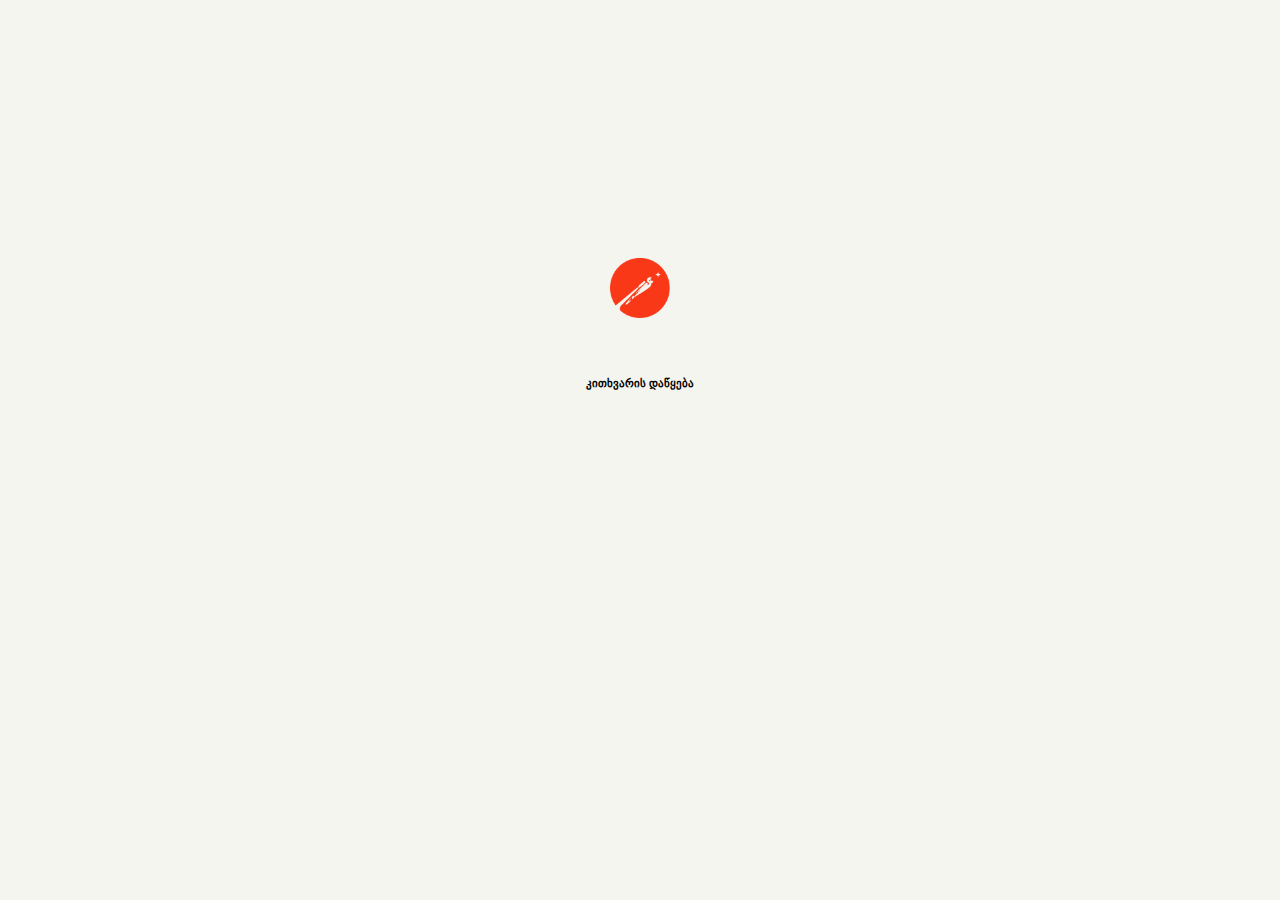
<file: index.html>
<!DOCTYPE html>
<html lang="en">

<head>
    <meta charset="UTF-8">
    <meta http-equiv="X-UA-Compatible" content="IE=edge">
    <meta name="viewport" content="width=device-width, initial-scale=1.0">
    <link rel="shortcat icon" href="https://images.squarespace-cdn.com/content/v1/5bab98d9f4e53108da59ae49/1587412249763-N5N5IV5KMEMBX7MUB3YW/covid19_icon.png">
    <link rel="stylesheet" type="text/css" href="style.css">
    <link rel="stylesheet" href="https://cdn.jsdelivr.net/npm/bootstrap@4.6.0/dist/css/bootstrap.min.css" integrity="sha384-B0vP5xmATw1+K9KRQjQERJvTumQW0nPEzvF6L/Z6nronJ3oUOFUFpCjEUQouq2+l" crossorigin="anonymous">
    <script src="https://cdn.jsdelivr.net/npm/bootstrap@5.1.1/dist/js/bootstrap.bundle.min.js" integrity="sha384-/bQdsTh/da6pkI1MST/rWKFNjaCP5gBSY4sEBT38Q/9RBh9AH40zEOg7Hlq2THRZ" crossorigin="anonymous"></script>
    <script src="https://cdn.jsdelivr.net/npm/bootstrap@4.6.0/dist/js/bootstrap.min.js" integrity="sha384-+YQ4JLhjyBLPDQt//I+STsc9iw4uQqACwlvpslubQzn4u2UU2UFM80nGisd026JF" crossorigin="anonymous"></script>
    <script src="https://cdn.jsdelivr.net/npm/bootstrap@4.6.0/dist/js/bootstrap.bundle.min.js" integrity="sha384-Piv4xVNRyMGpqkS2by6br4gNJ7DXjqk09RmUpJ8jgGtD7zP9yug3goQfGII0yAns" crossorigin="anonymous"></script>
    <title>Covid-19</title>
</head>

<body>
    <div class='d-flex justify-content-center start'>
        <div class='entrance-logo'>
            <img src="./assets/logo.png" alt="company logo">
        </div>
        <div>
            <h6 class='start-letter' onclick="location.href='./firstpage/firstpage.html'">კითხვარის დაწყება</h6>
        </div>
</body>

</html>
</file>
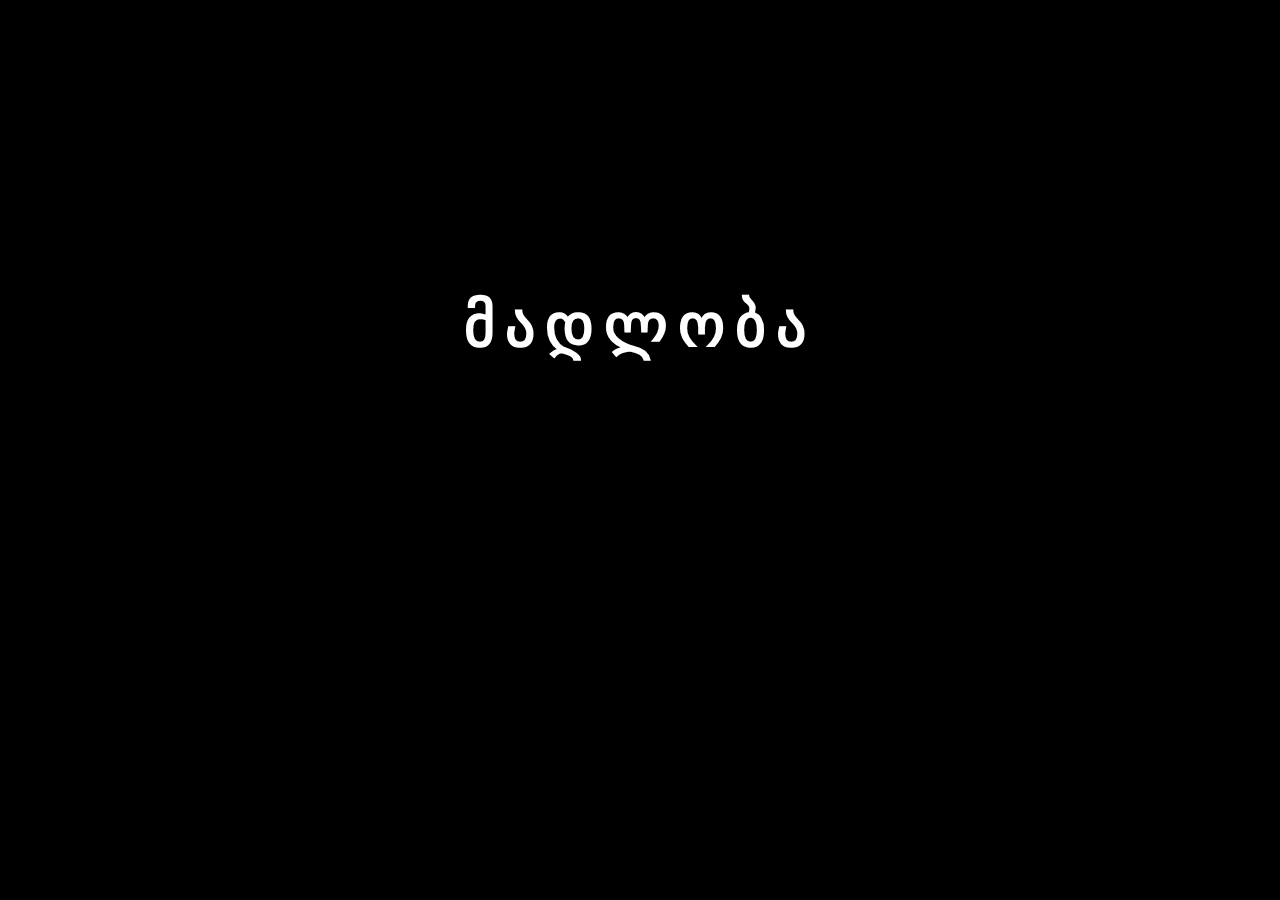
<file: thankyou.html>
<!DOCTYPE html>
<html lang="en" style='background-color:black'>

<head>
    <meta charset="UTF-8">
    <meta http-equiv="X-UA-Compatible" content="IE=edge">
    <meta name="viewport" content="width=device-width, initial-scale=1.0">
    <link rel="shortcat icon" href="https://images.squarespace-cdn.com/content/v1/5bab98d9f4e53108da59ae49/1587412249763-N5N5IV5KMEMBX7MUB3YW/covid19_icon.png">
    <link rel="stylesheet" type="text/css" href="style.css">
    <script src="https://cdn.jsdelivr.net/npm/bootstrap@5.1.1/dist/js/bootstrap.bundle.min.js" integrity="sha384-/bQdsTh/da6pkI1MST/rWKFNjaCP5gBSY4sEBT38Q/9RBh9AH40zEOg7Hlq2THRZ" crossorigin="anonymous"></script>
    <script src="https://cdn.jsdelivr.net/npm/bootstrap@4.6.0/dist/js/bootstrap.min.js" integrity="sha384-+YQ4JLhjyBLPDQt//I+STsc9iw4uQqACwlvpslubQzn4u2UU2UFM80nGisd026JF" crossorigin="anonymous"></script>
    <script src="https://cdn.jsdelivr.net/npm/bootstrap@4.6.0/dist/js/bootstrap.bundle.min.js" integrity="sha384-Piv4xVNRyMGpqkS2by6br4gNJ7DXjqk09RmUpJ8jgGtD7zP9yug3goQfGII0yAns" crossorigin="anonymous"></script>
    <title>Covid-19</title>
</head>

<body>
    <div class='d-flex justify-content-center thank'>
        <div>
            <h1 class='thanks'>მადლობა</h1>
        </div>
        <div></div>
    </div>
</body>

</html>
</file>
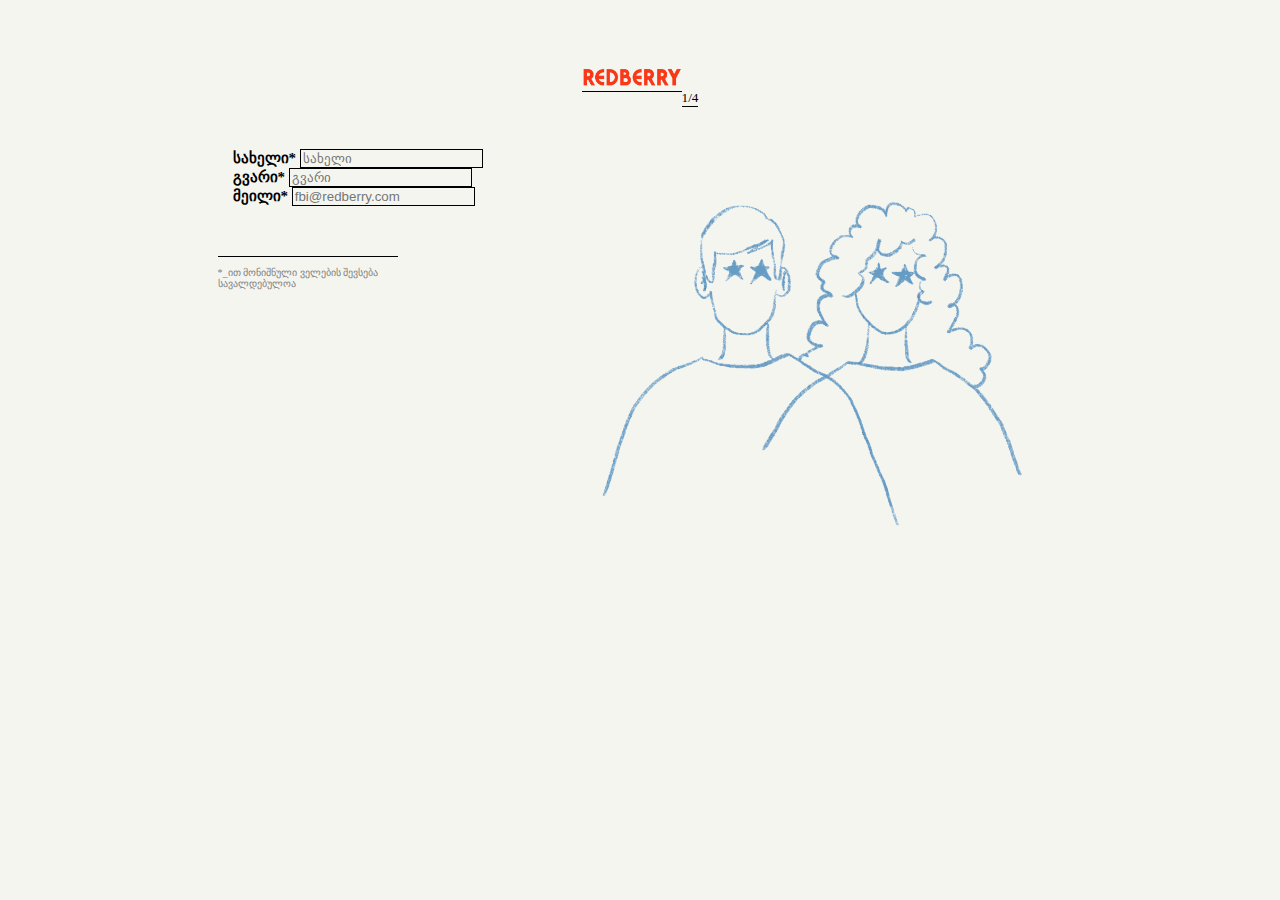
<file: firstpage/firstpage.html>
<!DOCTYPE html>
<html lang="en">

<head>
    <meta charset="UTF-8" />
    <meta http-equiv="X-UA-Compatible" content="IE=edge" />
    <meta name="viewport" content="width=device-width, initial-scale=1.0" />
    <!--Page styles-->
    <link rel="stylesheet" type="text/css" href="../style.css" />
    <link href="https://maxcdn.bootstrapcdn.com/font-awesome/4.7.0/css/font-awesome.min.css" rel="stylesheet" />
    <link rel="stylesheet" href="https://cdn.jsdelivr.net/npm/bootstrap@4.6.0/dist/css/bootstrap.min.css" integrity="sha384-B0vP5xmATw1+K9KRQjQERJvTumQW0nPEzvF6L/Z6nronJ3oUOFUFpCjEUQouq2+l" crossorigin="anonymous" />
    <link rel="stylesheet" href="https://pro.fontawesome.com/releases/v5.10.0/css/all.css" integrity="sha384-AYmEC3Yw5cVb3ZcuHtOA93w35dYTsvhLPVnYs9eStHfGJvOvKxVfELGroGkvsg+p" crossorigin="anonymous" />
    <!--Title and icon of tab-->
    <link rel="shortcat icon" href="https://images.squarespace-cdn.com/content/v1/5bab98d9f4e53108da59ae49/1587412249763-N5N5IV5KMEMBX7MUB3YW/covid19_icon.png" />
    <title>Covid-19</title>
</head>

<body>
    <!--Page header with company name and pagination-->
    <div class="entrance">
        <div class="brand-name col-lg-9">
            <img src="../assets/name.png" alt="company name" />
        </div>
        <div>
            <h5 class="pages col-lg-3">1/4</h5>
        </div>
    </div>
    <!--Main ody of page with input fields about personal information-->
    <div class="main-container">
        <div class="col-lg-5">
            <form class="input-fields" id="first-form" name="contactForm">
                <div class="form-group">
                    <label for="name"><b>სახელი<span>&#42;</span></b></label
            >
            <input
              type="text"
              class="form-control"
              id="name"
              name="name"
              placeholder="სახელი"
              required
            />
            <div class="error" id="nameErr"></div>
          </div>
          <div class="form-group">
            <label for="surname"
              ><b>გვარი<span>&#42;</span></b></label
            >
            <input
              type="text"
              class="form-control"
              id="surname"
              name="lastname"
              placeholder="გვარი"
              required
            />
            <div class="error" id="lastnameErr"></div>
          </div>
          <div class="form-group">
            <label for="email"
              ><b>მეილი<span>&#42;</span></b></label
            >
            <input
              type="email"
              class="form-control"
              id="email"
              name="email"
              placeholder="fbi@redberry.com"
              required
            />
            <div class="error" id="emailErr"></div>
          </div>
        </form>
        <div class="under-text">
          <p>*_ით მონიშნული ველების შევსება სავალდებულოა</p>
        </div>
      </div>
      <div class="media col-lg-5">
        <img src="../assets/scan.png" alt="scan image" />
      </div>
    </div>
    <!--Page Footer for switching pages-->
    <div class="pagination" id="submit " type="submit">
      <div></div>
      <button id="next" onclick="formValidation()" onclick="location.href='../secondpage/secondpage.html'">
        <i class="fas fa-chevron-right fa-x"></i>
      </button>
    </div>
    <!--Scripts-->
    <script src="https://code.jquery.com/jquery-3.3.1.slim.min.js"></script>
    <script src="https://cdnjs.cloudflare.com/ajax/libs/popper.js/1.14.3/umd/popper.min.js"></script>
    <script src="https://ajax.googleapis.com/ajax/libs/jquery/3.5.1/jquery.min.js"></script>
    <script src="https://code.jquery.com/jquery-3.5.1.js"></script>
    <script rel="text/javascript" src="./firstpagescript.js"></script>
  </body>
</html>
</file>
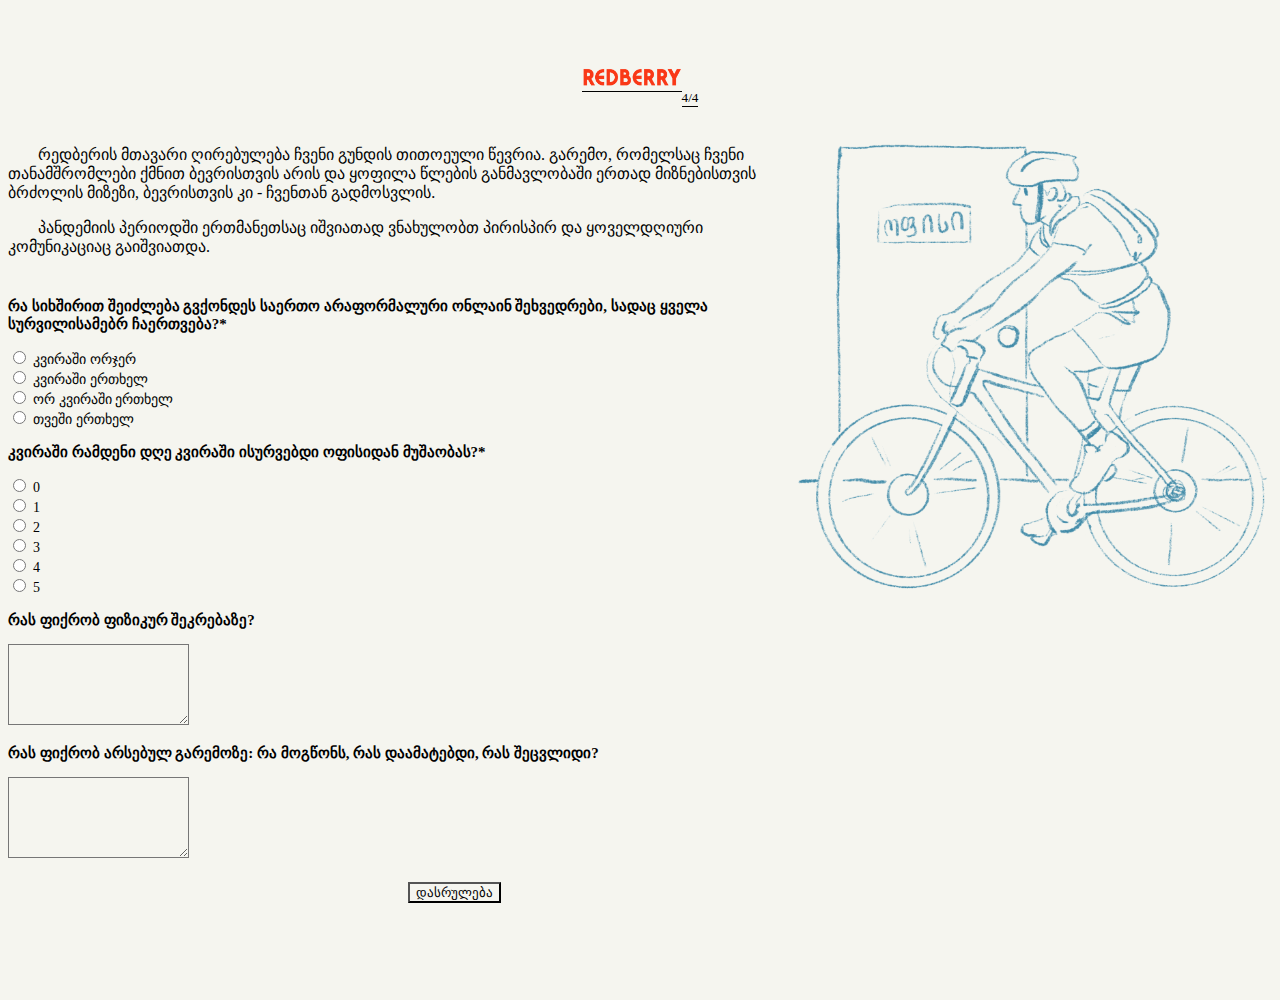
<file: fourthpage/fourthpage.html>
<!DOCTYPE html>
<html lang="en">

<head>
    <meta charset="UTF-8">
    <meta http-equiv="X-UA-Compatible" content="IE=edge">
    <meta name="viewport" content="width=device-width, initial-scale=1.0">
    <!--Page styles-->
    <link rel="stylesheet" type="text/css" href="../style.css" />
    <link href="https://maxcdn.bootstrapcdn.com/font-awesome/4.7.0/css/font-awesome.min.css" rel="stylesheet" />
    <link rel="stylesheet" href="https://cdn.jsdelivr.net/npm/bootstrap@4.6.0/dist/css/bootstrap.min.css" integrity="sha384-B0vP5xmATw1+K9KRQjQERJvTumQW0nPEzvF6L/Z6nronJ3oUOFUFpCjEUQouq2+l" crossorigin="anonymous" />
    <link rel="stylesheet" href="https://pro.fontawesome.com/releases/v5.10.0/css/all.css" integrity="sha384-AYmEC3Yw5cVb3ZcuHtOA93w35dYTsvhLPVnYs9eStHfGJvOvKxVfELGroGkvsg+p" crossorigin="anonymous" />
    <!--Title and icon of tab-->
    <link rel="shortcat icon" href="https://images.squarespace-cdn.com/content/v1/5bab98d9f4e53108da59ae49/1587412249763-N5N5IV5KMEMBX7MUB3YW/covid19_icon.png" />
    <title>Covid-19</title>
</head>

<body>
    <!--Page header with company name and pagination-->
    <div class="entrance">
        <div class="brand-name col-lg-9">
            <img src="../assets/name.png" alt="company name" />
        </div>
        <div>
            <h5 class="pages col-lg-3">4/4</h5>
        </div>
    </div>
    <!--Main body of page with input fields and radio buttons about your opinion in connection with working hours and company-->
    <div class="main-container4">
        <div class="col-lg-5">
            <p style="text-indent: 30px;">რედბერის მთავარი ღირებულება ჩვენი გუნდის თითოეული წევრია. გარემო, რომელსაც ჩვენი თანამშრომლები ქმნით ბევრისთვის არის და ყოფილა წლების განმავლობაში ერთად მიზნებისთვის ბრძოლის მიზეზი, ბევრისთვის კი - ჩვენთან გადმოსვლის.</p>
            <p style="text-indent: 30px;">პანდემიის პერიოდში ერთმანეთსაც იშვიათად ვნახულობთ პირისპირ და ყოველდღიური კომუნიკაციაც გაიშვიათდა.</p>
            <form class="form-virus" role="form">
                <div class="form-check" id="first-question">
                    <p class='text1'>რა სიხშირით შეიძლება გვქონდეს საერთო არაფორმალური ონლაინ შეხვედრები, სადაც ყველა სურვილისამებრ ჩაერთვება?<span>&#42;</span></p>
                    <input class="radio-input" type="radio">
                    <label class="radio-label long" for="radio">კვირაში ორჯერ</label>
                </div>
                <div class="form-check">
                    <input class="radio-input" type="radio">
                    <label class="radio-label long " for="radio ">კვირაში ერთხელ</label>
                </div>
                <div class="form-check ">
                    <input class="radio-input " type="radio">
                    <label class="radio-label long " for="radio ">ორ კვირაში ერთხელ</label>
                </div>
                <div class="form-check ">
                    <input class="radio-input" type="radio">
                    <label class="radio-label long " for="radio ">თვეში ერთხელ</label>
                </div>
                <div>
                    <div class="form-check ">
                        <p class='text1'>კვირაში რამდენი დღე კვირაში ისურვებდი ოფისიდან მუშაობას?<span>&#42;</span></p>
                        <input class="radio-input " type="radio">
                        <label class="radio-label long " for="radio">0</label>
                    </div>
                    <div class="form-check ">
                        <input class="radio-input " type="radio">
                        <label class="radio-label long " for="radio">1</label>
                    </div>
                    <div class="form-check ">
                        <input class="radio-input " type="radio">
                        <label class="radio-label long " for="radio">2</label>
                    </div>
                    <div class="form-check ">
                        <input class="radio-input " type="radio">
                        <label class="radio-label long " for="radio">3</label>
                    </div>
                    <div class="form-check ">
                        <input class="radio-input " type="radio">
                        <label class="radio-label long " for="radio">4</label>
                    </div>
                    <div class="form-check ">
                        <input class="radio-input " type="radio">
                        <label class="radio-label long " for="radio">5</label>
                    </div>
                </div>
                <div>
                    <div class="form-group">
                        <p class='text1'>რას ფიქრობ ფიზიკურ შეკრებაზე?</p>
                        <textarea class="form-control" id="exampleFormControlTextarea1" rows="5"></textarea>
                    </div>
                </div>
                <div class="form-group">
                    <p class='text1'>რას ფიქრობ არსებულ გარემოზე: რა მოგწონს, რას დაამატებდი, რას შეცვლიდი?</p>
                    <textarea class="form-control" id="exampleFormControlTextarea1" rows="5"></textarea>
                </div>
            </form>
            <button type="button" class="btn btn-primary rounded-pill" onClick="myFunction()">დასრულება</button>
        </div>
        <div class="media col-lg-5 ">
            <img src="../assets/bike.png" alt="bike image " />
        </div>
    </div>
    <!--Page Footer for switching pages-->
    <div class="pagination2 " id="submit " type="submit" style="padding-bottom: 50px">
        <button id='previous'><i class="fas fa-chevron-left fa-x" id='previous' onclick="location.href='../thirdpage/thirdpage.html'"></i></button><br>
        <div></div>
    </div>
    <script rel='text/javascript' src='./fourthpagescript.js'></script>
</body>

</html>
</file>
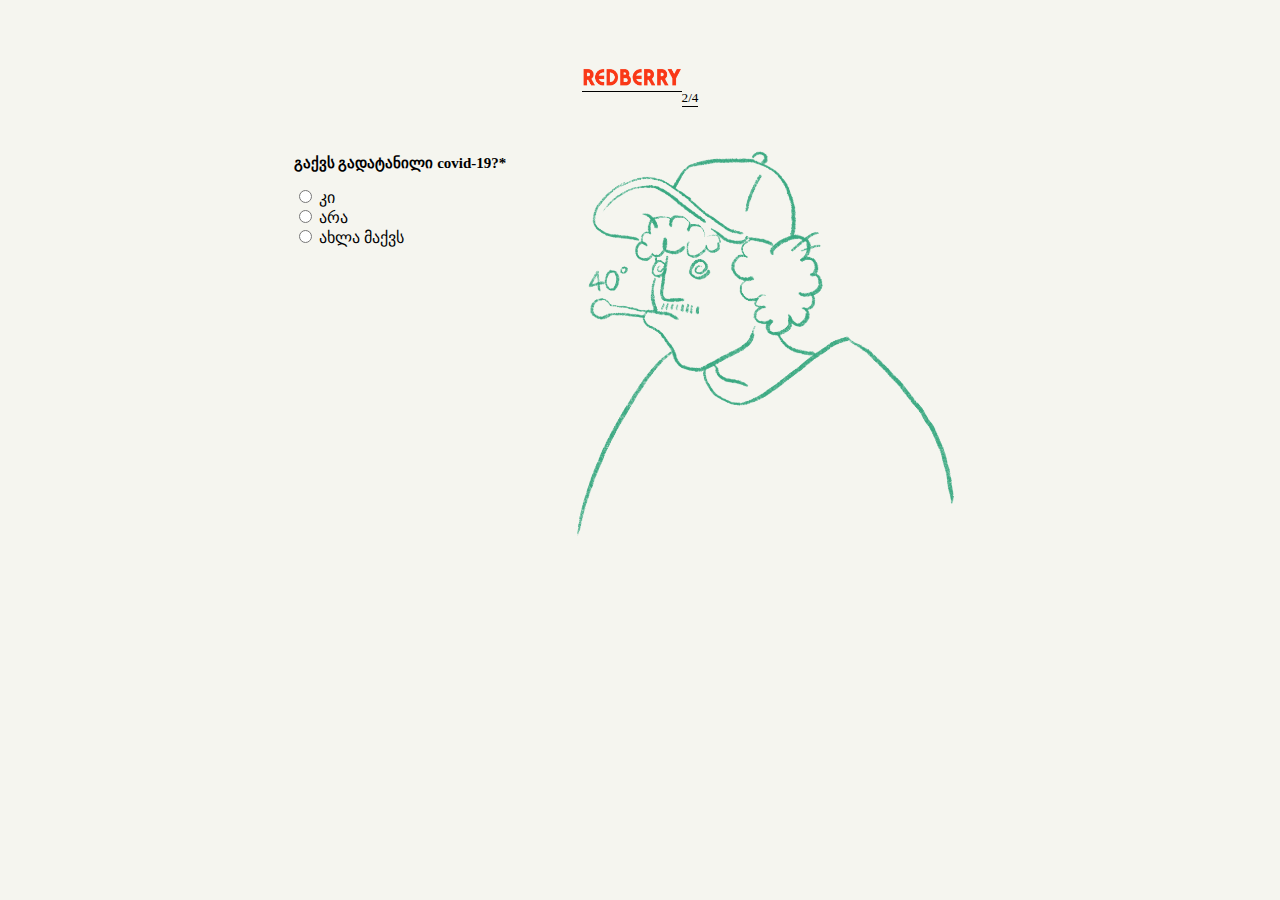
<file: secondpage/secondpage.html>
<!DOCTYPE html>
<html lang="en">

<head>
    <meta charset="UTF-8">
    <meta http-equiv="X-UA-Compatible" content="IE=edge">
    <meta name="viewport" content="width=device-width, initial-scale=1.0">
    <!--Page styles-->
    <link rel="stylesheet" type="text/css" href="../style.css" />
    <link href="https://maxcdn.bootstrapcdn.com/font-awesome/4.7.0/css/font-awesome.min.css" rel="stylesheet" />
    <link rel="stylesheet" href="https://cdn.jsdelivr.net/npm/bootstrap@4.6.0/dist/css/bootstrap.min.css" integrity="sha384-B0vP5xmATw1+K9KRQjQERJvTumQW0nPEzvF6L/Z6nronJ3oUOFUFpCjEUQouq2+l" crossorigin="anonymous" />
    <link rel="stylesheet" href="https://pro.fontawesome.com/releases/v5.10.0/css/all.css" integrity="sha384-AYmEC3Yw5cVb3ZcuHtOA93w35dYTsvhLPVnYs9eStHfGJvOvKxVfELGroGkvsg+p" crossorigin="anonymous" />
    <!--Title and icon of tab-->
    <link rel="shortcat icon" href="https://images.squarespace-cdn.com/content/v1/5bab98d9f4e53108da59ae49/1587412249763-N5N5IV5KMEMBX7MUB3YW/covid19_icon.png" />
    <title>Covid-19</title>
</head>

<body>
    <!--Page header with company name and pagination-->
    <div class="entrance">
        <div class="brand-name col-lg-9">
            <img src="../assets/name.png" alt="company name" />
        </div>
        <div>
            <h5 class="pages col-lg-3">2/4</h5>
        </div>
    </div>
    <!--Main body of page with input fields and radio buttons about virus-->
    <div class="main-container2">
        <div class="col-lg-5">
            <form class="form-virus" role="form">
                <div class="form-check" id="first-question">
                    <p class='text1'>გაქვს გადატანილი covid-19?<span>&#42;</span></p>
                    <input class="radio-input" class="show_hide" type="radio" name="radio" rel='#test' id="1" value="yes">
                    <label class="radio-label" for="radio">კი</label>
                </div>
                <div class="form-check">
                    <input class="radio-input" class="show_hide" type="radio" name="radio" rel=' #test' id="2" value="no">
                    <label class="radio-label" for="radio">არა</label>
                </div>
                <div class="form-check">
                    <input class="radio-input" class="show_hide" type="radio" name="radio" rel='#test' id="3" value="now">
                    <label class="radio-label" for="radio">ახლა მაქვს</label>
                </div>
                <div id='test'>
                    <div class="form-check">
                        <p class='text1'>ანტისხეულების ტესტი გაკეთებული გაქვს?<span>&#42;</span></p>
                        <input class="radio-input" type="radio" name="done" rel='#option1' id="test1" value="yes">
                        <label class="radio-label" for="radio">კი</label>
                    </div>
                    <div class="form-check">
                        <input class="radio-input" type="radio" name="done" rel='#option2' id="test2" value="no">
                        <label class="radio-label" for="radio">არა</label>
                    </div>
                </div>
                <div class="form-check">
                    <div id='option1'>
                        <p class='text1'>თუ გახსოვს, გთხოვ მიუთითე ტესტის მიახლოვებითი რიცხვი და ანტისხეულების რაოდენობა<span>&#42;</span></p>
                        <input class="date-input" placeholder='რიცხვი' type="input" name="date" id="date1">
                        <input class="number-input" placeholder='ანტისხეულების რაოდენობა' type="input" name="number" id="date2">
                    </div>
                </div>
                <div class="form-check">
                    <div id='option2'>
                        <p class='text1'> მიუთითე მიახლოვებითი პერიოდი (დღე/თვე/წელი) როდის გქონდა Covid-19<span>&#42;</span></p>
                        <input class="period-input" type="input" name="period" id="period" placeholder="დდ/თთ/წწ">
                    </div>
                </div>
        </div>
        </form>
        <div class="media col-lg-5">
            <img src="../assets/vaccinate.png" alt="vaccinate" />
        </div>
    </div>
    <!--Page Footer for switching pages-->
    <div class="pagination2" id="submit " type="submit ">
        <button id='previous'><i class="fas fa-chevron-left fa-x" onclick="location.href='../firstpage/firstpage.html'"></i></button>
        <button id='next' disabled onclick="location.href='../thirdpage/thirdpage.html'"><i class="fas fa-chevron-right fa-x"></i></button>
    </div>
    <!--Scripts-->
    <script src="https://code.jquery.com/jquery-3.3.1.slim.min.js"></script>
    <script src="https://cdnjs.cloudflare.com/ajax/libs/popper.js/1.14.3/umd/popper.min.js"></script>
    <script src="https://ajax.googleapis.com/ajax/libs/jquery/3.5.1/jquery.min.js"></script>
    <script src="https://code.jquery.com/jquery-3.5.1.js"></script>
    <script rel='text/javascript' src='./secondpagescript.js'></script>
</body>

</html>
</file>
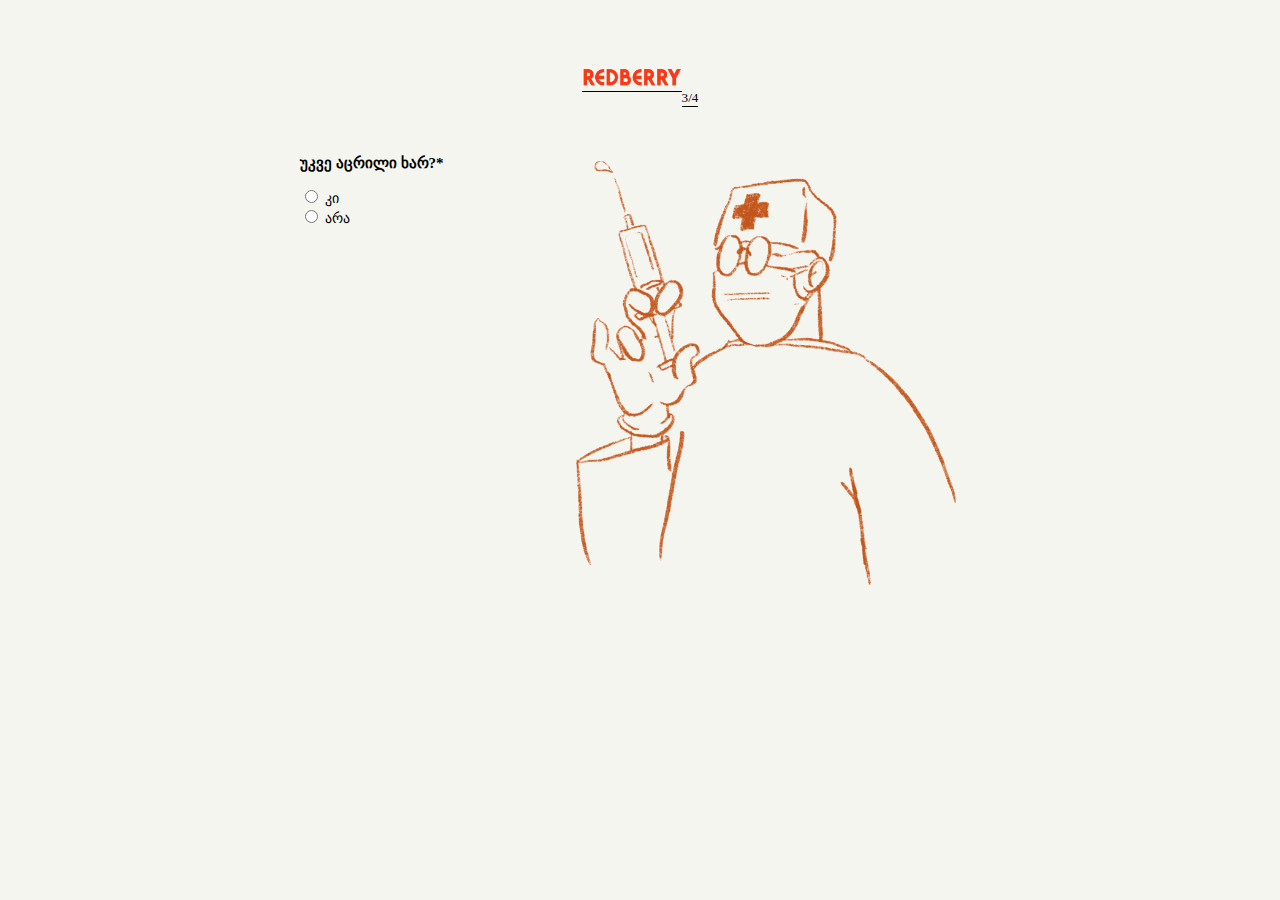
<file: thirdpage/thirdpage.html>
<!DOCTYPE html>
<html lang="en">

<head>
    <meta charset="UTF-8">
    <meta http-equiv="X-UA-Compatible" content="IE=edge">
    <meta name="viewport" content="width=device-width, initial-scale=1.0">
    <!--Page styles-->
    <link rel="stylesheet" type="text/css" href="../style.css" />
    <link href="https://maxcdn.bootstrapcdn.com/font-awesome/4.7.0/css/font-awesome.min.css" rel="stylesheet" />
    <link rel="stylesheet" href="https://cdn.jsdelivr.net/npm/bootstrap@4.6.0/dist/css/bootstrap.min.css" integrity="sha384-B0vP5xmATw1+K9KRQjQERJvTumQW0nPEzvF6L/Z6nronJ3oUOFUFpCjEUQouq2+l" crossorigin="anonymous" />
    <link rel="stylesheet" href="https://pro.fontawesome.com/releases/v5.10.0/css/all.css" integrity="sha384-AYmEC3Yw5cVb3ZcuHtOA93w35dYTsvhLPVnYs9eStHfGJvOvKxVfELGroGkvsg+p" crossorigin="anonymous" />
    <!--Title and icon of tab-->
    <link rel="shortcat icon" href="https://images.squarespace-cdn.com/content/v1/5bab98d9f4e53108da59ae49/1587412249763-N5N5IV5KMEMBX7MUB3YW/covid19_icon.png" />
    <title>Covid-19</title>
</head>

<body>
    <!--Page header with company name and pagination-->
    <div class="entrance">
        <div class="brand-name col-lg-9">
            <img src="../assets/name.png" alt="company name" />
        </div>
        <div>
            <h5 class="pages col-lg-3">3/4</h5>
        </div>
    </div>
    <!--Main body of page with input fields and radio buttons about vaccinate-->
    <div class="main-container3">
        <div class="col-lg-5">
            <form class="form-virus" role="form">
                <div class="form-check" id="first-question">
                    <p class='text1'>უკვე აცრილი ხარ?<span>&#42;</span></p>
                    <input class="radio-input" class="show_hide" type="radio" name="radio" rel='#stage' id="1" value="yes">
                    <label class="radio-label long" for="radio">კი</label>
                </div>
                <div class="form-check">
                    <input class="radio-input" class="show_hide" type="radio" name="radio" rel=' #stage' id="2" value="no">
                    <label class="radio-label long" for="radio">არა</label>
                </div>
                <div id='stage'>
                    <div class="form-check">
                        <p class='text1'>აირჩიე რა ეტაპზე ხარ<span>&#42;</span></p>
                        <input class="radio-input" type="radio" name="stage" rel='#option1' id="test1" value="planned">
                        <label class="radio-label long" for="radio">პირველი დოზა და დარეგისტრირებული ვარ მეორეზე</label>
                    </div>
                    <div class="form-check">
                        <input class="radio-input" type="radio" name="stage" rel='#option2' id="test2" value="done">
                        <label class="radio-label long" for="radio">სრულად აცრილი ვარ</label>
                    </div>
                    <div class="form-check">
                        <input class="radio-input" type="radio" name="stage" rel='#option3' id="test3" value="notplanned">
                        <label class="radio-label long" for="radio">პირველი დოზა და არ დავრეგისტრირებულვარ მეორეზე</label>
                    </div>
                </div>
                <div id='stage-no'>
                    <div class="form-check">
                        <p class='text1'>რას ელოდები?<span>&#42;</span></p>
                        <input class="radio-input" type="radio" name="stage-no" rel='#no1' id="test1" value="registered">
                        <label class="radio-label long" for="radio">დარეგისტრირებული ვარ და ველოდები რიცხვს</label>
                    </div>
                    <div class="form-check">
                        <input class="radio-input" type="radio" name="stage-no" rel='#no2' id="test2" value="not">
                        <label class="radio-label long" for="radio">არ ვგეგმავ</label>
                    </div>
                    <div class="form-check">
                        <input class="radio-input" type="radio" name="stage-no" rel='#no3' id="test3" value="willbe">
                        <label class="radio-label long" for="radio">გადატანილი მაქვს და ვგეგმავ აცრას</label>
                    </div>
                </div>
                <div class="form-check alerts">
                    <div id='option1' style="padding-top:30px">
                        <p class='alert-msg'>რომ არ გადადო ბარემ ახლავე დარეგისტრირდი
                            <a href="https://booking.moh.gov.ge/" class="book">https://booking.moh.gov.ge/</a>
                        </p>
                    </div>
                </div>
                <div class="form-check">
                    <div id='option2'>
                        <i class="fas fa-hand-point-right finger" style="padding-top:30px"> <a href="https://booking.moh.gov.ge/" class='book'>https://booking.moh.gov.ge/</a></i>
                    </div>
                </div>
                <div class="form-check">
                    <div id='option3'>
                        <p class='alert-msg alert'>ახალი პროტოკოლით კოვიდის გადატანიდან 1 თვის შემდეგ შეგიძლიათ ვაქცინის გაკეთება.</p>
                        <i class="fas fa-hand-point-right finger" style="display:flex"> <p class='linking'>რეგისტრაციის ბმული</p></i>
                        <a href="https://booking.moh.gov.ge/" class='book'>https://booking.moh.gov.ge/</a>
                    </div>
                </div>
        </div>
        </form>
        <div class="media col-lg-5">
            <img src="../assets/doctor.png" alt="doctor image" />
        </div>
    </div>
    <!--Page Footer for switching pages-->
    <div class="pagination2" id="submit " type="submit ">
        <button id='previous'><i class="fas fa-chevron-left fa-x" id='previous' onclick="location.href='../secondpage/secondpage.html'"></i></button><br>
        <button id='next'><i class="fas fa-chevron-right fa-x" id='next' disabled onclick="location.href='../fourthpage/fourthpage.html'"></i></button>
    </div>
    <!--Scripts-->
    <script src="https://code.jquery.com/jquery-3.3.1.slim.min.js"></script>
    <script src="https://cdnjs.cloudflare.com/ajax/libs/popper.js/1.14.3/umd/popper.min.js"></script>
    <script src="https://ajax.googleapis.com/ajax/libs/jquery/3.5.1/jquery.min.js"></script>
    <script src="https://code.jquery.com/jquery-3.5.1.js"></script>
    <script rel='text/javascript' src='./thirdpagescript.js'></script>
</body>

</html>
</file>
<file: style.css>
* {
    background-color: #f5f5ef;
}

.start {
    display: flex;
    flex-direction: column;
    justify-content: center;
    align-items: center;
    padding-top: 250px;
}

.entrance-logo>img {
    width: 60px;
    padding-bottom: 30px;
}

.start-letter {
    font-weight: 600;
}

.start-letter:hover {
    text-shadow: 1px 2px black;
    cursor: pointer;
}

.brand-name>img {
    width: 100px;
}

.brand-name {
    border-bottom: 1px solid black;
}

.entrance {
    display: flex;
    justify-content: center;
    align-items: flex-start;
    padding-top: 60px;
}

.pages {
    font-weight: 500;
    border-bottom: 1px solid black;
}

.media>img {
    width: 480px;
}

.input-fields {
    width: 350px;
    padding: 20px 0px 50px 15px;
}

.form-group {
    font-size: 15px;
}

#name,
#surname,
#email {
    background-color: transparent;
    border: 1px solid black;
}

.under-text {
    color: grey;
    font-size: 10px;
    border-top: 1px solid black;
    max-width: 180px;
}

.main-container {
    display: flex;
    justify-content: center;
    align-items: flex-start;
}

.main-container2 {
    display: flex;
    justify-content: center;
    align-items: flex-start;
}

.main-container3,
.main-container4 {
    display: flex;
    justify-content: center;
    align-items: flex-start;
}

.text1 {
    font-size: 15px;
    font-weight: 600;
}

.pagination {
    display: flex;
    justify-content: center;
    padding-top: 20px;
}

.pagination:hover,
.pagination2:hover {
    cursor: pointer;
}

#date1,
#date2,
#period {
    width: 280px;
    border: 2px solid black;
    margin: 0px 0px 10px 0px;
}

.pagination2 {
    display: flex;
    justify-content: center;
    padding-top: 20px;
}

.finger {
    color: #ff9900;
    display: flex;
}

.linking {
    color: black;
    font-weight: 200;
    font-size: 14px;
    display: flex;
}

.book {
    font-size: 14px;
    font-weight: 600;
}

.alerts {
    width: 200px;
}

.alert-msg,
.long {
    font-size: 14px;
}

#option3 {
    width: 400px;
}

#first-question {
    padding-top: 10px;
}

.btn {
    margin: 20px 0px 0px 400px;
}

.thanks {
    font-weight: 900;
    letter-spacing: 1.5;
    color: white;
    font-weight: bold;
    font-size: 60px;
    letter-spacing: 10px;
    display: flex;
    flex-direction: column;
    align-items: center;
    padding-top: 250px;
    background-color: black;
}

#previous {
    padding-right: 20px;
}

#next {
    padding-left: 20px;
}

#previous,
#next {
    border: 1px solid #f5f5ef;
}

.error {
    font-size: 8px;
    color: red;
}
</file>
